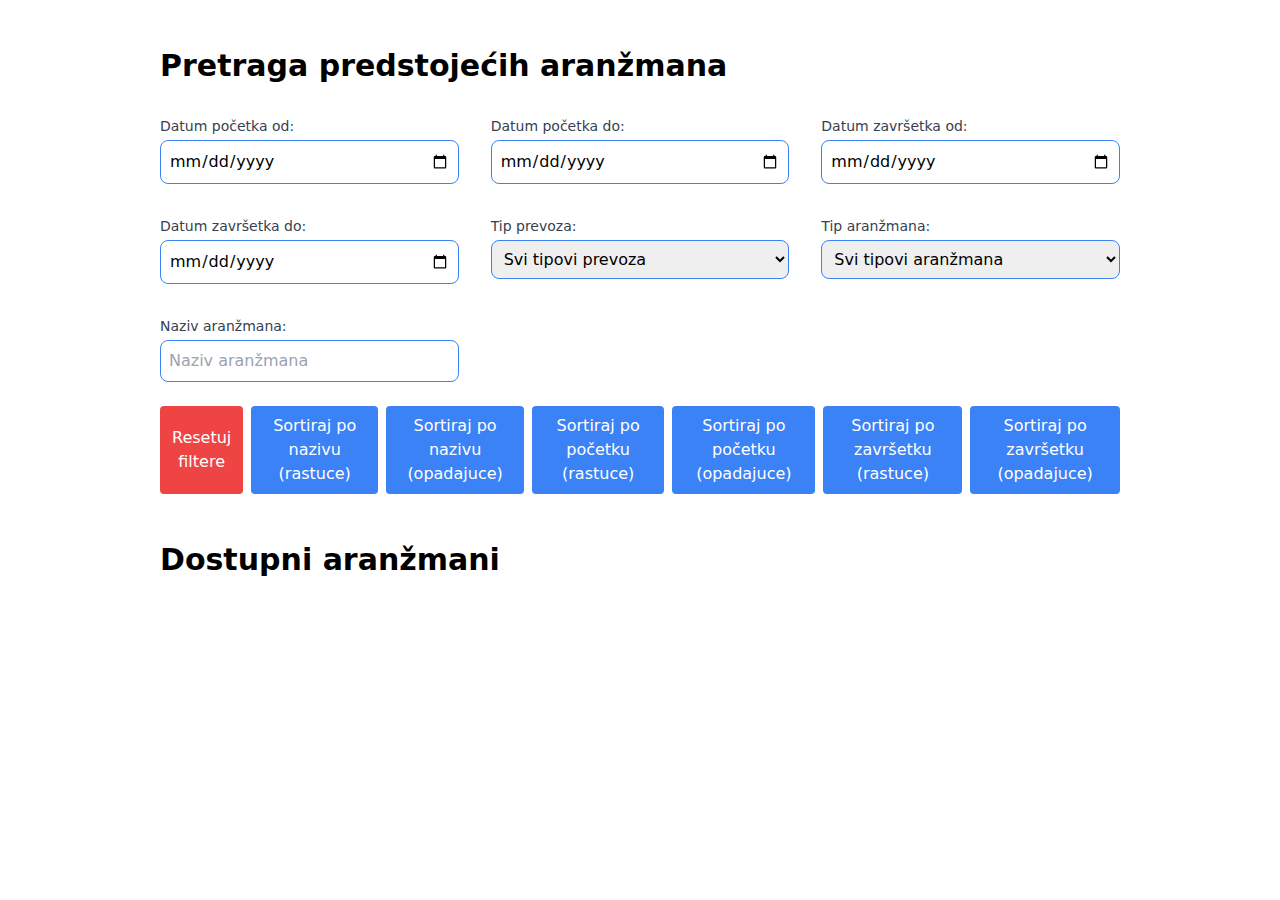
<file: web/Static/index.html>
﻿<!DOCTYPE html>
<html lang="sr">
<head>
    <meta charset="UTF-8" />
    <meta name="viewport" content="width=device-width, initial-scale=1.0" />
    <link href="../Content/tailwind.css" rel="stylesheet" />
    <script src="../Scripts/jquery-3.7.1.min.js"></script>
    <title>Turistički aranžmani | Početna</title>
</head>

<body class="mb-8">
    <div id="navigacioni-meni" class="w-full"></div>

    <div class="mt-12 mx-40">
        <h1 class="text-3xl pb-8 font-semibold">Pretraga predstojećih aranžmana</h1>

        <div class="grid grid-cols-1 gap-4 lg:grid-cols-3 lg:gap-8 mb-6">
            <!-- Filter polja ostaju ista -->
            <div>
                <label for="datumPocetkaOd" class="block text-sm font-medium text-gray-700 mb-1">Datum početka od:</label>
                <input type="date" id="datumPocetkaOd" class="p-2 border border-blue-500 outline-none rounded-lg w-full" />
            </div>
            <div>
                <label for="datumPocetkaDo" class="block text-sm font-medium text-gray-700 mb-1">Datum početka do:</label>
                <input type="date" id="datumPocetkaDo" class="p-2 border border-blue-500 outline-none rounded-lg w-full" />
            </div>
            <div>
                <label for="datumZavrsetkaOd" class="block text-sm font-medium text-gray-700 mb-1">Datum završetka od:</label>
                <input type="date" id="datumZavrsetkaOd" class="p-2 border border-blue-500 outline-none rounded-lg w-full" />
            </div>
            <div>
                <label for="datumZavrsetkaDo" class="block text-sm font-medium text-gray-700 mb-1">Datum završetka do:</label>
                <input type="date" id="datumZavrsetkaDo" class="p-2 border border-blue-500 outline-none rounded-lg w-full" />
            </div>
            <div>
                <label for="tipPrevoza" class="block text-sm font-medium text-gray-700 mb-1">Tip prevoza:</label>
                <select id="tipPrevoza" class="p-2 border border-blue-500 outline-none rounded-lg w-full">
                    <option value="">Svi tipovi prevoza</option>
                    <option value="Autobus">Autobus</option>
                    <option value="Avion">Avion</option>
                    <option value="Autobus+Avion">Autobus+Avion</option>
                    <option value="Individualan">Individualan</option>
                    <option value="Ostalo">Ostalo</option>
                </select>
            </div>
            <div>
                <label for="tipAranzmana" class="block text-sm font-medium text-gray-700 mb-1">Tip aranžmana:</label>
                <select id="tipAranzmana" class="p-2 border border-blue-500 outline-none rounded-lg w-full">
                    <option value="">Svi tipovi aranžmana</option>
                    <option value="NocenjeSDoručkom">Noćenje sa doručkom</option>
                    <option value="Polupansion">Polupansion</option>
                    <option value="PunPansion">Pun pansion</option>
                    <option value="AllInclusive">All inclusive</option>
                    <option value="NajamApartmana">Najam apartmana</option>
                </select>
            </div>
            <div>
                <label for="nazivAranzmana" class="block text-sm font-medium text-gray-700 mb-1">Naziv aranžmana:</label>
                <input type="text" id="nazivAranzmana" placeholder="Naziv aranžmana" class="p-2 border border-blue-500 outline-none rounded-lg w-full" />
            </div>
        </div>

        <div class="flex gap-2 mb-10">
            <button id="resetFilter" class="px-3 py-2 bg-red-500 text-white rounded hover:bg-red-600">Resetuj filtere</button>
            <button id="sortNazivRastuce" class="px-3 py-2 bg-blue-500 text-white rounded hover:bg-blue-600">Sortiraj po nazivu (rastuce)</button>
            <button id="sortNazivOpadajuce" class="px-3 py-2 bg-blue-500 text-white rounded hover:bg-blue-600">Sortiraj po nazivu (opadajuce)</button>
            <button id="sortDatumPocetkaRastuce" class="px-3 py-2 bg-blue-500 text-white rounded hover:bg-blue-600">Sortiraj po početku (rastuce)</button>
            <button id="sortDatumPocetkaOpadajuce" class="px-3 py-2 bg-blue-500 text-white rounded hover:bg-blue-600">Sortiraj po početku (opadajuce)</button>
            <button id="sortDatumZavrsetkaRastuce" class="px-3 py-2 bg-blue-500 text-white rounded hover:bg-blue-600">Sortiraj po završetku (rastuce)</button>
            <button id="sortDatumZavrsetkaOpadajuce" class="px-3 py-2 bg-blue-500 text-white rounded hover:bg-blue-600">Sortiraj po završetku (opadajuce)</button>
        </div>
    </div>

    <div class="mx-40 mt-12">
        <h1 class="text-3xl font-semibold mb-6">Dostupni aranžmani</h1>
        <div class="grid grid-cols-1 gap-4 lg:grid-cols-2 lg:gap-8" id="aranzmani-container"></div>
    </div>
</body>
</html>
</file>
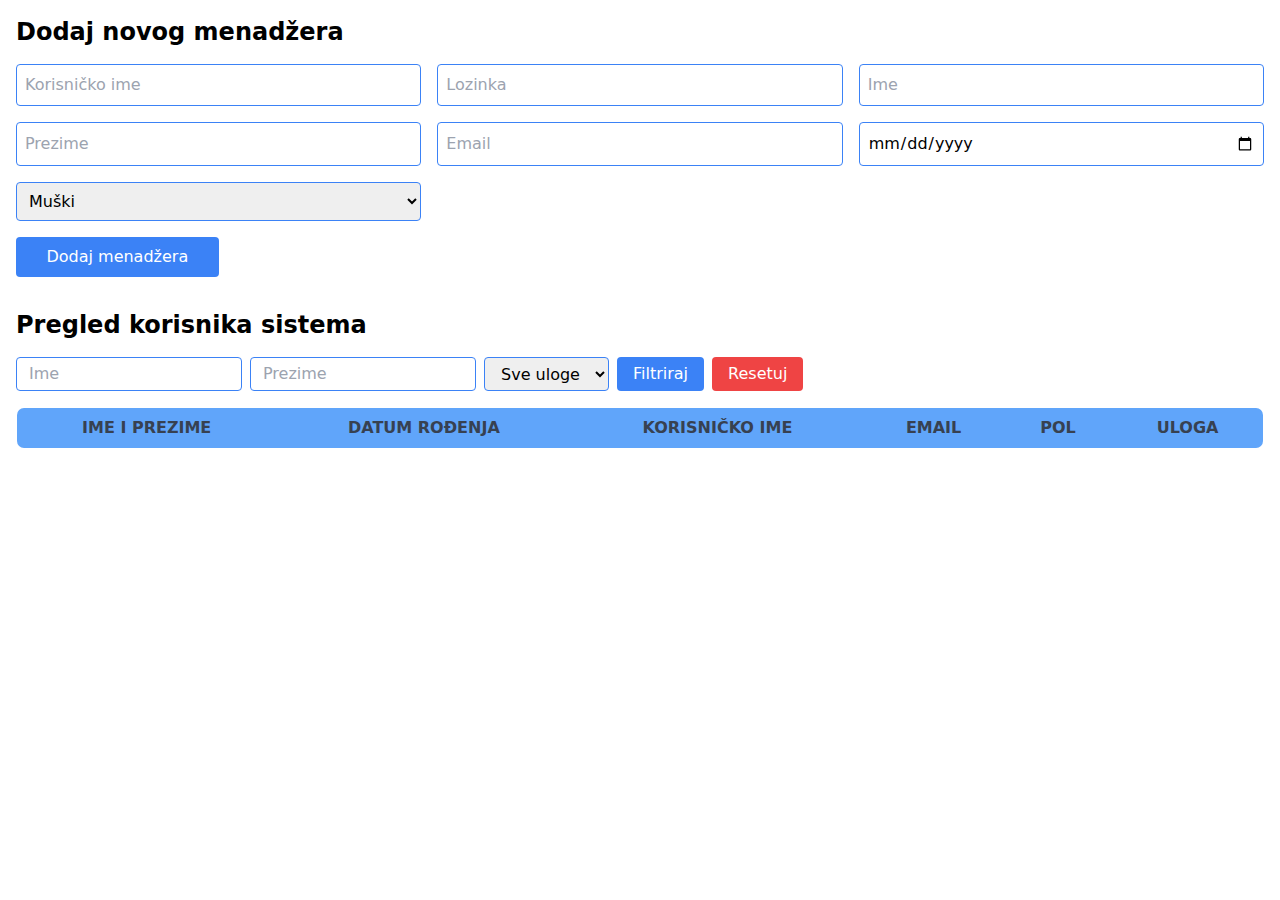
<file: web/Static/KorisniciTabela.html>
<!DOCTYPE html>
<html lang="sr">

<head>
    <meta charset="UTF-8">
    <meta name="viewport" content="width=device-width, initial-scale=1.0">
    <link href="../Content/tailwind.css" rel="stylesheet">
    <script src="../Scripts/jquery-3.7.1.min.js"></script>
    <title>Korisnici i Menadžeri</title>
    <script>
        $(document).ready(function () {

            // --- Funkcija za prikaz korisnika u tabeli ---
            function prikaziKorisnike(korisnici) {
                const tabelaTela = $('#tabelaKorisnika tbody');
                tabelaTela.empty();
                korisnici.forEach(korisnik => {
                    const red = $('<tr>');
                    red.html(`
                             <td>${korisnik.Ime} ${korisnik.Prezime}</td>
                             <td>${korisnik.DatumRodjenja}</td>
                             <td>${korisnik.KorisnickoIme}</td>
                             <td>${korisnik.Email}</td>
                             <td>${korisnik.Pol}</td>
                             <td>${korisnik.TipKorisnika}</td>
                         `);
                    tabelaTela.append(red);
                });
            }

            // --- Dohvati sve korisnike ---
            function dobaviSveKorisnike() {
                $.ajax({
                    url: 'http://localhost:51858/api/korisnici/svi',
                    method: 'GET',
                    success: function (odgovor) {
                        if (odgovor && odgovor.data) {
                            prikaziKorisnike(odgovor.data);
                        }
                    },
                    error: function () {
                        alert('Greška pri dohvaćanju korisnika!');
                    }
                });
            }
            dobaviSveKorisnike();

            // --- Filter po imenu, prezimenu i ulozi ---
            $('#dugmeFiltriranje').on('click', function () {
                const imeFilter = $('#pretragaImena').val().trim().toLowerCase();
                const prezimeFilter = $('#pretragaPrezimena').val().trim().toLowerCase();
                const ulogaFilter = $('#filterUloga').val();
                $('#tabelaKorisnika tbody tr').each(function () {
                    const ime = $(this).find('td:nth-child(1)').text().split(' ')[0].toLowerCase();
                    const prezime = $(this).find('td:nth-child(1)').text().split(' ')[1]?.toLowerCase() || '';
                    const uloga = $(this).find('td:nth-child(6)').text();
                    const prikazi = (!imeFilter || ime.includes(imeFilter)) &&
                        (!prezimeFilter || prezime.includes(prezimeFilter)) &&
                        (!ulogaFilter || uloga === ulogaFilter);
                    $(this).toggle(prikazi);
                });
            });

            $('#dugmeResetovanje').on('click', function () {
                $('#pretragaImena, #pretragaPrezimena, #filterUloga').val('');
                $('#tabelaKorisnika tbody tr').show();
            });

            // --- Registracija novog menadžera ---
            $('#dodajMenadzeraForm').submit(function (event) {
                event.preventDefault();
                const podaci = {
                    KorisnickoIme: $('#username').val(),
                    Lozinka: $('#password').val(),
                    Ime: $('#ime').val(),
                    Prezime: $('#prezime').val(),
                    Email: $('#email').val(),
                    DatumRodjenja: $('#datumRodjenja').val(),
                    Pol: $('#pol').val()
                };
                $.ajax({
                    url: 'http://localhost:51858/api/identity/dodajmenadzera',
                    type: 'POST',
                    contentType: 'application/json',
                    data: JSON.stringify(podaci),
                    success: function () {
                        alert('Menadžer je uspešno dodat!');
                        dobaviSveKorisnike();
                        $('#dodajMenadzeraForm')[0].reset();
                        $('#greska').text('');
                    },
                    error: function () {
                        $('#greska').text('Greška! Proverite podatke.');
                    }
                });
            });

        });
    </script>
</head>

<body class="p-4">

    <h1 class="text-2xl font-bold mb-4">Dodaj novog menadžera</h1>

    <!-- FORMA ZA DODAVANJE MENADŽERA (3 inputa po redu) -->
    <form id="dodajMenadzeraForm" class="grid grid-cols-1 md:grid-cols-3 gap-4 mb-8">
        <input type="text" id="username" placeholder="Korisničko ime"
               class="w-full border border-blue-500 p-2 rounded focus:outline-none focus:border-blue-600">
        <input type="password" id="password" placeholder="Lozinka"
               class="w-full border border-blue-500 p-2 rounded focus:outline-none focus:border-blue-600">
        <input type="text" id="ime" placeholder="Ime"
               class="w-full border border-blue-500 p-2 rounded focus:outline-none focus:border-blue-600">
        <input type="text" id="prezime" placeholder="Prezime"
               class="w-full border border-blue-500 p-2 rounded focus:outline-none focus:border-blue-600">
        <input type="email" id="email" placeholder="Email"
               class="w-full border border-blue-500 p-2 rounded focus:outline-none focus:border-blue-600">
        <input type="date" id="datumRodjenja"
               class="w-full border border-blue-500 p-2 rounded focus:outline-none focus:border-blue-600">
        <select id="pol"
                class="w-full border border-blue-500 p-2 rounded focus:outline-none focus:border-blue-600">
            <option value="Muski">Muški</option>
            <option value="Zenski">Ženski</option>
            <option value="Drugo">Drugo</option>
        </select>
        <div class="col-span-2 text-red-500" id="greska"></div>
        <button type="submit" class="bg-blue-500 w-1/2 text-white px-4 py-2 rounded hover:bg-blue-600">
            Dodaj menadžera
        </button>
    </form>

    <h1 class="text-2xl font-bold mb-4">Pregled korisnika sistema</h1>

    <!-- FILTER -->
    <div class="flex gap-2 mb-4">
        <input type="text" id="pretragaImena" placeholder="Ime"
               class="border border-blue-500 rounded px-3 py-1 focus:outline-none focus:border-blue-600">
        <input type="text" id="pretragaPrezimena" placeholder="Prezime"
               class="border border-blue-500 rounded px-3 py-1 focus:outline-none focus:border-blue-600">
        <select id="filterUloga"
                class="border border-blue-500 rounded px-3 py-1 focus:outline-none focus:border-blue-600">
            <option value="">Sve uloge</option>
            <option value="MENADZER">Menadžer</option>
            <option value="ADMIN">Admin</option>
            <option value="TURISTA">Turista</option>
        </select>
        <button id="dugmeFiltriranje"
                class="bg-blue-500 text-white px-4 py-1 rounded hover:bg-blue-600">
            Filtriraj
        </button>
        <input type="reset" id="dugmeResetovanje"
               class="bg-red-500 text-white px-4 py-1 rounded hover:bg-red-600" value="Resetuj">
    </div>

    <!-- TABELA KORISNIKA -->
    <table id="tabelaKorisnika" class="w-full text-center border rounded-lg overflow-hidden">
        <thead class="bg-blue-400 text-gray-700 uppercase">
            <tr>
                <th class="px-4 py-2">Ime i prezime</th>
                <th class="px-4 py-2">Datum rođenja</th>
                <th class="px-4 py-2">Korisničko ime</th>
                <th class="px-4 py-2">Email</th>
                <th class="px-4 py-2">Pol</th>
                <th class="px-4 py-2">Uloga</th>
            </tr>
        </thead>
        <tbody>
            <!-- Dinamički podaci -->
        </tbody>
    </table>

</body>

</html>
</file>
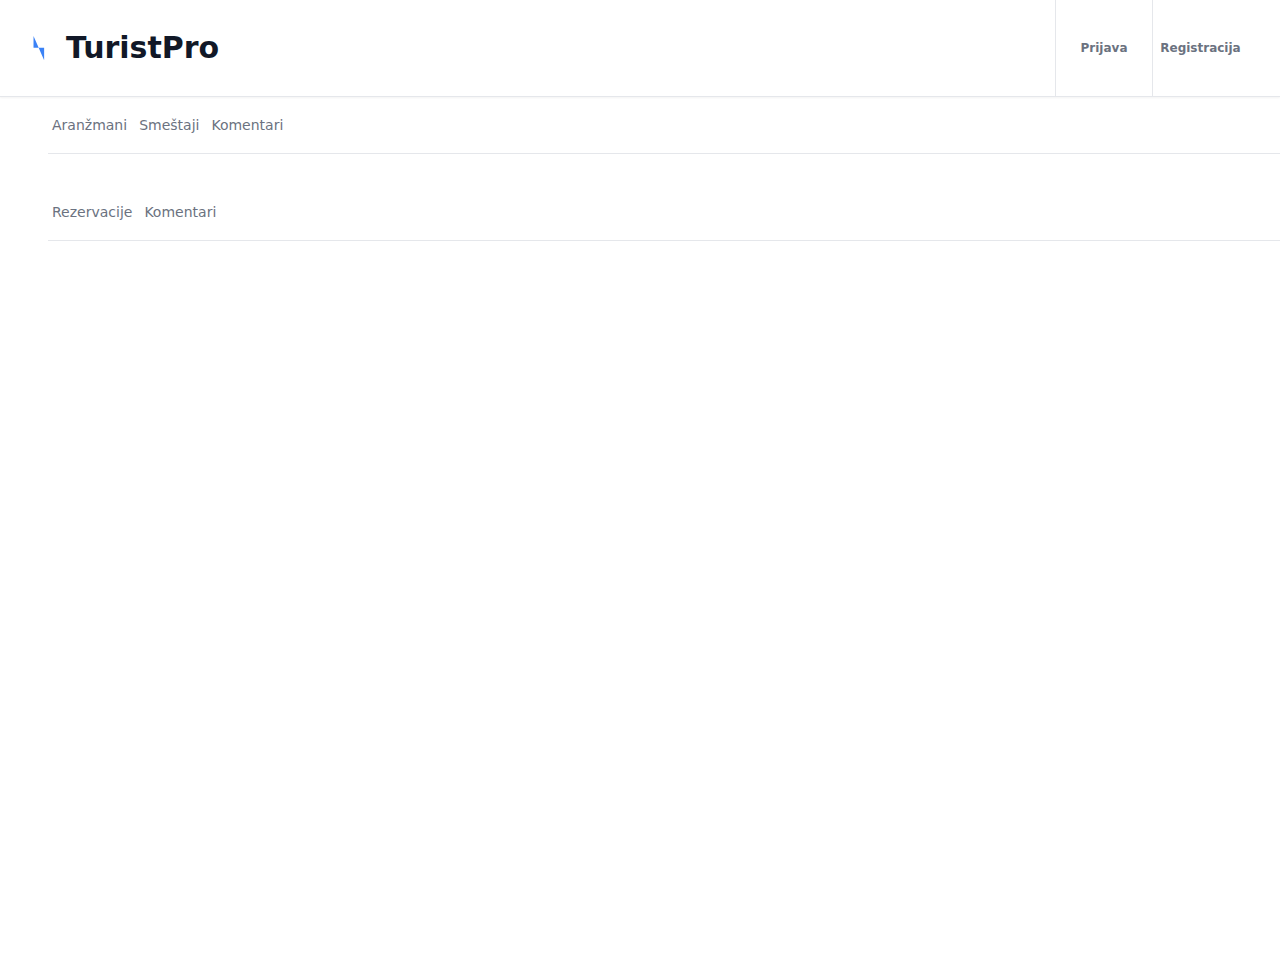
<file: web/Static/Menadzment.html>
<!DOCTYPE html>
<html lang="sr">

<head>
    <meta charset="UTF-8">
    <meta name="viewport" content="width=device-width, initial-scale=1.0">
    <link href="../Content/tailwind.css" rel="stylesheet">
    <script src="../Scripts/jquery-3.7.1.min.js"></script>
    <title>Menadžment</title>
    <script>
        $(document).ready(function () {
            $('#navigation-menu').load('NavigacioniMeni.html', function (response, status, xhr) { });

            // JQuery kod za promenu tabova
            $('button[role="tab"]').on('click', function () {
                const tabId = $(this).data('hs-tab');
                $('button[role="tab"]').removeClass('hs-tab-active:font-semibold hs-tab-active:border-blue-600 hs-tab-active:text-blue-600 active');
                $('div[role="tabpanel"]').addClass('hidden');
                $(this).addClass('hs-tab-active:font-semibold hs-tab-active:border-blue-600 hs-tab-active:text-blue-600 active');
                $(tabId).removeClass('hidden');
            });
        });

        // Izvršavanje koda nakon što se dokument učita
        $(document).ready(function () {
            $.ajax({
                url: 'http://localhost:51858/api/identity/sesija',
                type: 'GET',
                success: function (response) {
                    if (response && response.data) {

                        var uloga = response.data.TipKorisnika;
                        if (uloga === "ADMIN") {
                            $('#tabs-with-icons-item-1').click();

                            $('#admin-meni').show();
                            $('#korisnik-meni').hide();
                            $('#menadzer-meni').hide();

                            $('#tabela-korisnika').load('KorisniciTabela.html', function (response, status, xhr) { });
                        }
                        else if (uloga === "MENADZER") {
                            $('#tabs-with-icons-item-2').click();

                            $('#admin-meni').hide();
                            $('#korisnik-meni').hide();
                            $('#menadzer-meni').show();

                            $('#tabela-aranzmani-menadzer').load('AranzmaniMenadzerTabela.html', function (response, status, xhr) { });
                            $('#tabela-smestaji').load('SmestajiTabela.html', function (response, status, xhr) { });
                            $('#tabela-komentari-menadzer').load('KomentariMenadzerTabela.html', function (response, status, xhr) { });
                        }
                        else {
                            $('#tabs-with-icons-item-6').click();

                            $('#admin-meni').hide();
                            $('#korisnik-meni').show();
                            $('#menadzer-meni').hide();

                            $('#tabela-rezervacije-turista').load('RezervacijeTuristaTabela.html', function (response, status, xhr) { });
                            $('#tabela-komentari-turista').load('KomentariTuristaTabela.html', function (response, status, xhr) { });
                        }
                    }
                    else {
                        window.location.href = "index.html";
                    }
                }
            });
        });
    </script>
</head>

<body>
    <div id="navigation-menu" class="w-full -mb-8"></div>
    <section class="min-h-screen pt-12 pl-12">

        <!-- ADMIN MENI -->
        <div id="admin-meni" class="-mt-20">
            <div>
                <nav class="flex space-x-1" aria-label="Tabs" role="tablist">
                    <button type="button"
                            class="hs-tab-active:font-semibold hs-tab-active:border-blue-600 hs-tab-active:text-blue-600 py-4 px-1 inline-flex items-center gap-x-2 border-b-2 border-transparent text-sm whitespace-nowrap text-gray-500 hover:text-blue-600 focus:outline-none focus:text-blue-600 disabled:opacity-50 disabled:pointer-events-none active"
                            id="tabs-with-icons-item-1" data-hs-tab="#tabs-with-icons-1" aria-controls="tabs-with-icons-1"
                            role="tab">
                    </button>
                </nav>
            </div>

            <div class="mx-4">
                <div class="mt-16 mr-4" id="tabs-with-icons-1" role="tabpanel" aria-labelledby="tabs-with-icons-item-1">
                    <div id="tabela-korisnika" class="w-full -mb-8"></div>
                </div>
            </div>
        </div>

        <!-- MENADZER MENI -->
        <div id="menadzer-meni">
            <div class="border-b border-gray-200">
                <nav class="flex space-x-1" aria-label="Tabs" role="tablist">
                    <button type="button"
                            class="hs-tab-active:font-semibold hs-tab-active:border-blue-600 hs-tab-active:text-blue-600 py-4 px-1 inline-flex items-center gap-x-2 border-b-2 border-transparent text-sm whitespace-nowrap text-gray-500 hover:text-blue-600 focus:outline-none focus:text-blue-600 disabled:opacity-50 disabled:pointer-events-none active"
                            id="tabs-with-icons-item-2" data-hs-tab="#tabs-with-icons-2" aria-controls="tabs-with-icons-2"
                            role="tab">
                        Aranžmani
                    </button>
                    <button type="button"
                            class="hs-tab-active:font-semibold hs-tab-active:border-blue-600 hs-tab-active:text-blue-600 py-4 px-1 inline-flex items-center gap-x-2 border-b-2 border-transparent text-sm whitespace-nowrap text-gray-500 hover:text-blue-600 focus:outline-none focus:text-blue-600 disabled:opacity-50 disabled:pointer-events-none"
                            id="tabs-with-icons-item-3" data-hs-tab="#tabs-with-icons-3" aria-controls="tabs-with-icons-3"
                            role="tab">
                        Smeštaji
                    </button>
                    <button type="button"
                            class="hs-tab-active:font-semibold hs-tab-active:border-blue-600 hs-tab-active:text-blue-600 py-4 px-1 inline-flex items-center gap-x-2 border-b-2 border-transparent text-sm whitespace-nowrap text-gray-500 hover:text-blue-600 focus:outline-none focus:text-blue-600 disabled:opacity-50 disabled:pointer-events-none"
                            id="tabs-with-icons-item-8" data-hs-tab="#tabs-with-icons-8" aria-controls="tabs-with-icons-8"
                            role="tab">
                        Komentari
                    </button>
                </nav>
            </div>

            <div class="mx-4">
                <div class="mt-16 mr-4" id="tabs-with-icons-2" role="tabpanel" aria-labelledby="tabs-with-icons-item-2">
                    <div id="tabela-aranzmani-menadzer" class="w-full -mb-8"></div>
                </div>
                <div class="mt-16 mr-4" id="tabs-with-icons-3" class="hidden" role="tabpanel"
                     aria-labelledby="tabs-with-icons-item-3">
                    <div id="tabela-smestaji" class="w-full -mb-8"></div>
                </div>

                <div class="mt-16 mr-4" id="tabs-with-icons-8" class="hidden" role="tabpanel"
                     aria-labelledby="tabs-with-icons-item-8">
                    <div id="tabela-komentari-menadzer" class="w-full -mb-8"></div>
                </div>
            </div>
        </div>

        <!-- TURISTA MENI -->
        <div id="korisnik-meni">
            <div class="border-b border-gray-200">
                <nav class="flex space-x-1" aria-label="Tabs" role="tablist">
                    <button type="button"
                            class="hs-tab-active:font-semibold hs-tab-active:border-blue-600 hs-tab-active:text-blue-600 py-4 px-1 inline-flex items-center gap-x-2 border-b-2 border-transparent text-sm whitespace-nowrap text-gray-500 hover:text-blue-600 focus:outline-none focus:text-blue-600 disabled:opacity-50 disabled:pointer-events-none"
                            id="tabs-with-icons-item-6" data-hs-tab="#tabs-with-icons-6" aria-controls="tabs-with-icons-6"
                            role="tab">
                        Rezervacije
                    </button>
                    <button type="button"
                            class="hs-tab-active:font-semibold hs-tab-active:border-blue-600 hs-tab-active:text-blue-600 py-4 px-1 inline-flex items-center gap-x-2 border-b-2 border-transparent text-sm whitespace-nowrap text-gray-500 hover:text-blue-600 focus:outline-none focus:text-blue-600 disabled:opacity-50 disabled:pointer-events-none"
                            id="tabs-with-icons-item-7" data-hs-tab="#tabs-with-icons-7" aria-controls="tabs-with-icons-7"
                            role="tab">
                        Komentari
                    </button>
                </nav>
            </div>
            <div class="mx-4">
                <div class="mt-16 mr-4" id="tabs-with-icons-6" class="hidden" role="tabpanel"
                     aria-labelledby="tabs-with-icons-item-6">
                    <div id="tabela-rezervacije-turista" class="w-full -mb-8"></div>
                </div>
                <div class="mt-16 mr-4" id="tabs-with-icons-7" class="hidden" role="tabpanel"
                     aria-labelledby="tabs-with-icons-item-7">
                    <div id="tabela-komentari-turista" class="w-full -mb-8"></div>
                </div>
            </div>
        </div>
    </section>

</body>

</html>
</file>
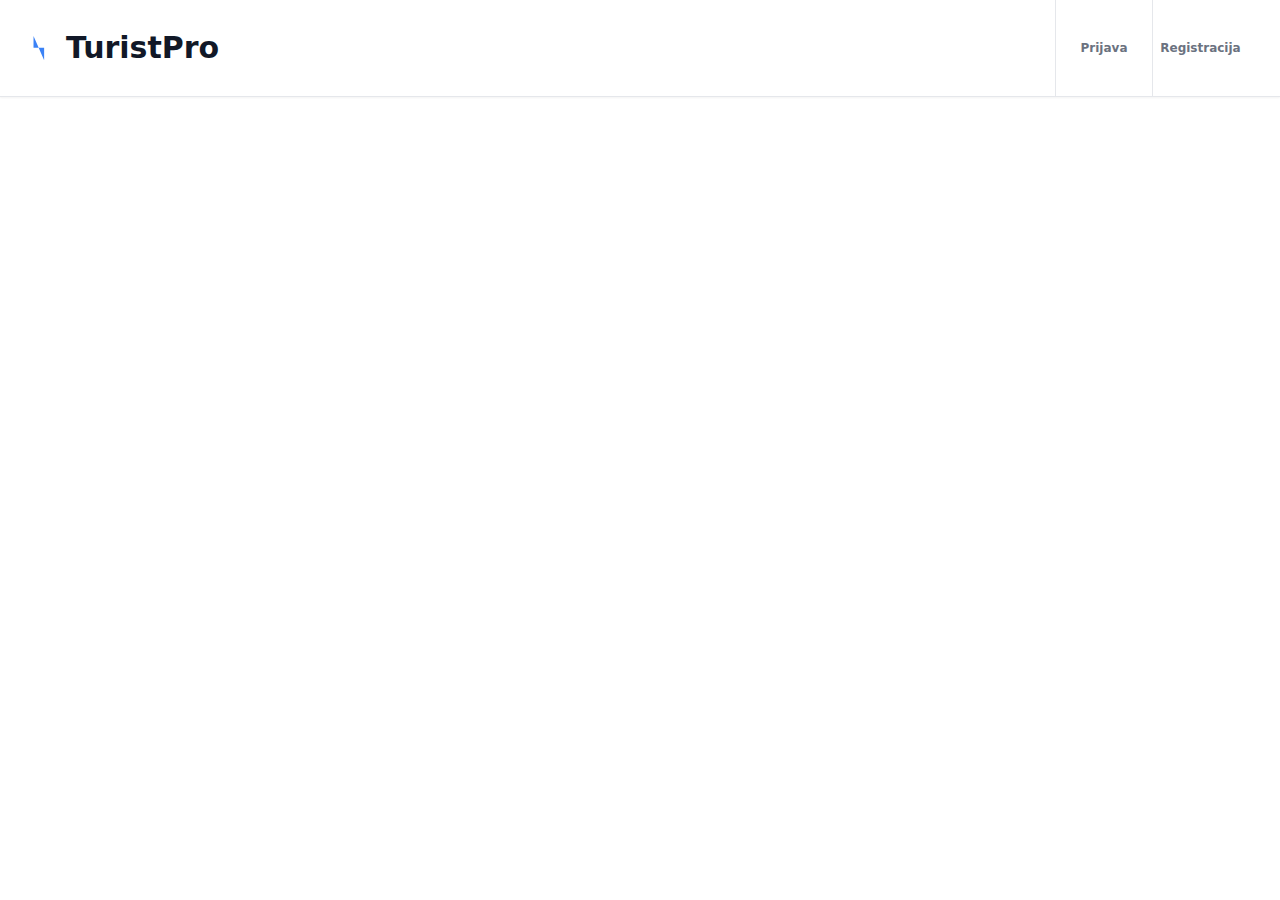
<file: web/Static/NavigacioniMeni.html>
﻿<!DOCTYPE html>
<html lang="sr">

<head>
    <meta charset="UTF-8" />
    <meta name="viewport" content="width=device-width, initial-scale=1.0" />
    <link href="../Content/tailwind.css" rel="stylesheet" />
    <script src="../Scripts/jquery-3.7.1.min.js"></script>
    <title>Navigacioni meni</title>
    <script>
        $(document).ready(function () {
            $.ajax({
                url: "http://localhost:51858/api/identity/sesija",
                type: "GET",
                success: function (response) {
                    if (response && response.data) {
                        $("#ulogovanMeni").show();
                        $("#neulogovanMeni").hide();
                    } else {
                        $("#ulogovanMeni").hide();
                        $("#neulogovanMeni").show();
                    }
                },
                error: function () {
                    $("#ulogovanMeni").hide();
                    $("#neulogovanMeni").show();
                },
            });
        });
    </script>
</head>

<body>
    <header class="border-b bg-white shadow-sm">
        <div class="mx-auto flex max-w-screen-3xl items-center justify-between px-4 md:px-8">
            <!-- Logo -->
            <a href="/"
               class="inline-flex items-center gap-2.5 text-2xl font-bold text-gray-900 md:text-3xl hover:text-blue-600 transition"
               aria-label="logo">
                <svg width="95" height="94" viewBox="0 0 95 94" class="h-auto w-6 text-blue-500" fill="currentColor"
                     xmlns="http://www.w3.org/2000/svg">
                    <path d="M6 0V47L48 47L48 96Z" />
                </svg>
                TuristPro
            </a>

            <!-- Ulogovan -->
            <div class="flex divide-x border-l" id="ulogovanMeni" style="display: none;">
                <a href="/Static/Profil.html"
                   class="flex h-14 w-14 flex-col items-center justify-center gap-1.5 transition hover:bg-gray-100 sm:h-20 sm:w-20 md:h-24 md:w-24">
                    <span class="hidden text-xs font-semibold text-gray-500 sm:block">Profil</span>
                </a>

                <a href="/Static/Menadzment.html" target="_parent"
                   class="flex h-14 w-14 flex-col items-center justify-center gap-1.5 transition hover:bg-gray-100 sm:h-20 sm:w-20 md:h-24 md:w-24">

                    <span class="hidden text-xs font-semibold text-gray-500 sm:block">Menadžment</span>
                </a>

                <a href="/Static/Odjava.html" target="_parent"
                   class="flex h-14 w-14 flex-col items-center justify-center gap-1.5 transition hover:bg-gray-100 sm:h-20 sm:w-20 md:h-24 md:w-24">

                    <span class="hidden text-xs font-semibold text-gray-500 sm:block">Odjava</span>
                </a>
            </div>

            <!-- Neulogovan -->
            <div class="flex divide-x border-l" id="neulogovanMeni" style="display: none;">
                <a href="/Static/Prijava.html" target="_parent"
                   class="flex h-14 w-14 flex-col items-center justify-center gap-1.5 transition hover:bg-gray-100 sm:h-20 sm:w-20 md:h-24 md:w-24">

                    <span class="hidden text-xs font-semibold text-gray-500 sm:block">Prijava</span>
                </a>

                <a href="/Static/Registracija.html" target="_parent"
                   class="flex h-14 w-14 flex-col items-center justify-center gap-1.5 transition hover:bg-gray-100 sm:h-20 sm:w-20 md:h-24 md:w-24">

                    <span class="hidden text-xs font-semibold text-gray-500 sm:block">Registracija</span>
                </a>
            </div>
        </div>
    </header>
</body>

</html>
</file>
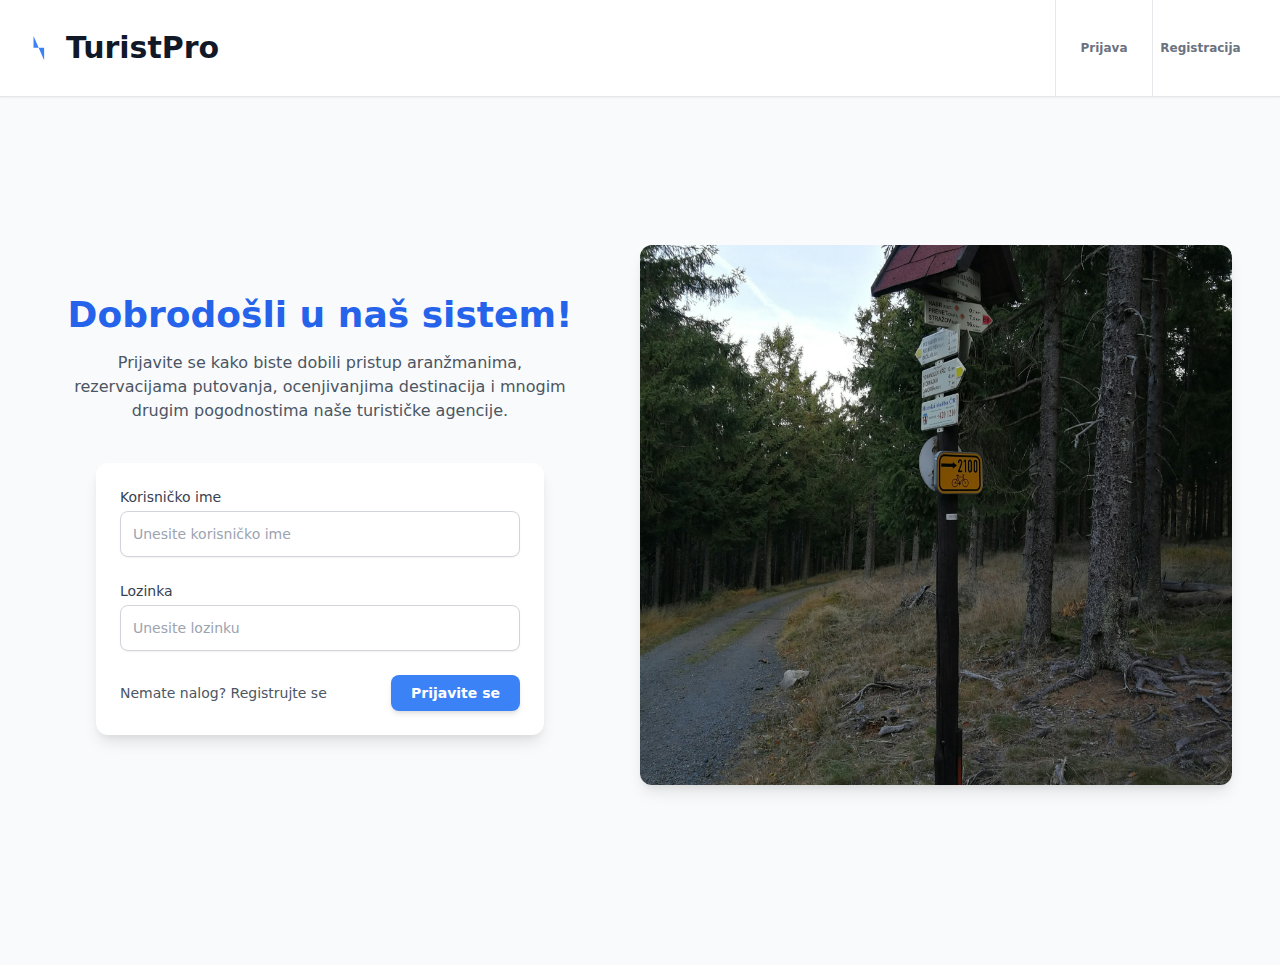
<file: web/Static/Prijava.html>
﻿<!DOCTYPE html>
<html lang="sr">

<head>
    <meta charset="UTF-8">
    <meta name="viewport" content="width=device-width, initial-scale=1.0">
    <link href="../Content/tailwind.css" rel="stylesheet">
    <script src="../Scripts/jquery-3.7.1.min.js"></script>
    <title>Prijava - Turistička agencija</title>
    <script>
        // Proveri da li je vec prijavljen korisnik
        $.ajax({
            url: 'http://localhost:51858/api/identity/sesija',
            type: 'GET',
            success: function (response) {
                if (response && response.data) {
                    window.location.href = "Profil.html";
                }
            }
        });

        $(document).ready(function () {
            $('#navigation-menu').load('NavigacioniMeni.html', function (response, status, xhr) {
                if (status === 'error') {
                    console.error('Greška pri učitavanju menija:', xhr.status, xhr.statusText);
                }
            });

            $('#loginForm').submit(function (event) {
                event.preventDefault();

                var korisnickoIme = $('#username').val();
                var lozinka = $('#password').val();

                $.ajax({
                    url: 'http://localhost:51858/api/identity/prijava',
                    type: 'POST',
                    contentType: 'application/json',
                    data: JSON.stringify({ KorisnickoIme: korisnickoIme, Lozinka: lozinka }),
                    success: function (response) {
                        window.location.href = 'Profil.html';
                    },
                    error: function () {
                        $('#greska').text("Proverite unete podatke!");
                    }
                });
            });
        });
    </script>
</head>

<body class="bg-gray-50">
    <div id="navigation-menu" class="w-full -mb-8"></div>
    <section class="relative flex flex-wrap h-screen lg:items-center">
        <div class="w-full px-6 py-12 sm:px-8 sm:py-16 lg:w-1/2 lg:px-12 lg:py-20">
            <div class="mx-auto max-w-lg text-center">
                <h1 class="text-3xl font-extrabold text-blue-600 sm:text-4xl">Dobrodošli u naš sistem!</h1>

                <p class="mt-4 text-gray-600">
                    Prijavite se kako biste dobili pristup aranžmanima, rezervacijama putovanja,
                    ocenjivanjima destinacija i mnogim drugim pogodnostima naše turističke agencije.
                </p>
            </div>

            <form id="loginForm" class="mx-auto mb-0 mt-10 max-w-md space-y-6 bg-white rounded-xl shadow-lg p-6">
                <div>
                    <label for="username" class="block text-sm font-medium text-gray-700 mb-1">Korisničko ime</label>
                    <input type="text" id="username"
                           class="w-full rounded-lg border-gray-300 p-3 text-sm shadow-sm border focus:border-blue-600 outline-none"
                           placeholder="Unesite korisničko ime" />
                </div>

                <div>
                    <label for="password" class="block text-sm font-medium text-gray-700 mb-1">Lozinka</label>
                    <input type="password" id="password"
                           class="w-full rounded-lg border-gray-300 p-3 text-sm shadow-sm border focus:border-blue-600 outline-none"
                           placeholder="Unesite lozinku" />
                </div>

                <p class="text-red-500 text-center" id="greska"></p>

                <div class="flex items-center justify-between">
                    <p class="text-sm text-gray-600">
                        Nemate nalog?
                        <a class="hover:text-blue-600 font-medium" href="Registracija.html">Registrujte se</a>
                    </p>

                    <button type="submit"
                            class="inline-block rounded-lg bg-blue-500 px-5 py-2 text-sm font-semibold text-white shadow-md hover:bg-blue-600 transition">
                        Prijavite se
                    </button>
                </div>
            </form>
        </div>

        <div class="relative hidden lg:block lg:w-1/2 h-3/5 pr-12">
            <img alt="Turistička agencija" src="images/login.jpg"
                 class="relative rounded-xl inset-0 h-full w-full object-cover shadow-lg" />
        </div>
    </section>
</body>

</html>
</file>
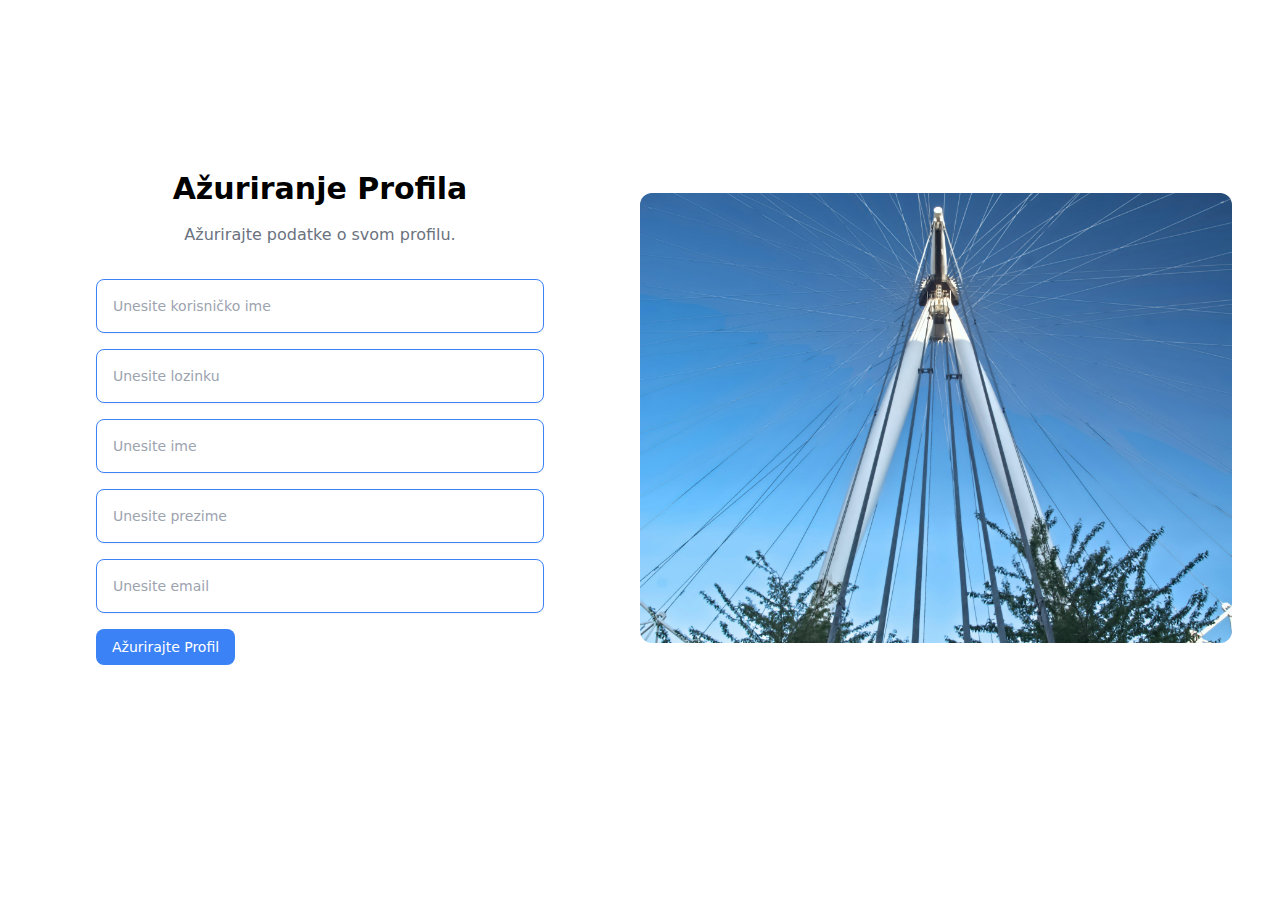
<file: web/Static/Profil.html>
<!DOCTYPE html>
<html lang="sr">

<head>
    <meta charset="UTF-8">
    <meta name="viewport" content="width=device-width, initial-scale=1.0">
    <link href="../Content/tailwind.css" rel="stylesheet">
    <script src="../Scripts/jquery-3.7.1.min.js"></script>
    <title>Profil</title>
    
</head>

<body>
    <div id="navigation-menu" class="w-full -mb-8"></div>
    <section class="relative flex flex-wrap lg:h-screen lg:items-center">
        <div class="w-full px-4 py-12 sm:px-6 sm:py-16 lg:w-1/2 lg:px-8 lg:py-24">
            <div class="mx-auto max-w-lg text-center">
                <h1 class="text-2xl font-bold sm:text-3xl">Ažuriranje Profila</h1>

                <p class="mt-4 text-gray-500">
                    Ažurirajte podatke o svom profilu.
                </p>
            </div>

            <form id="profileForm" class="mx-auto mb-0 mt-8 max-w-md space-y-4">
                <div>
                    <div class="relative">
                        <input type="text" id="username"
                            class="w-full rounded-lg border-gray-200 p-4 pe-12 text-sm shadow-sm border border-blue-500 focus:border-blue-600 outline-none"
                            placeholder="Unesite korisničko ime" />
                    </div>
                </div>

                <div>
                    <div class="relative">
                        <input type="password" id="password" autocomplete="new-password"
                            class="w-full rounded-lg border-gray-200 p-4 pe-12 text-sm shadow-sm border border-blue-500 focus:border-blue-600 outline-none"
                            placeholder="Unesite lozinku" />
                    </div>
                </div>

                <div>
                    <div class="relative">
                        <input type="text" id="ime"
                            class="w-full rounded-lg border-gray-200 p-4 pe-12 text-sm shadow-sm border border-blue-500 focus:border-blue-600 outline-none"
                            placeholder="Unesite ime" />
                    </div>
                </div>

                <div>
                    <div class="relative">
                        <input type="text" id="prezime"
                            class="w-full rounded-lg border-gray-200 p-4 pe-12 text-sm shadow-sm border border-blue-500 focus:border-blue-600 outline-none"
                            placeholder="Unesite prezime" />
                    </div>
                </div>

                <div>
                    <div class="relative">
                        <input type="email" id="email"
                            class="w-full rounded-lg border-gray-200 p-4 pe-12 text-sm shadow-sm border border-blue-500 focus:border-blue-600 outline-none"
                            placeholder="Unesite email" />
                    </div>
                </div>

                <p class="text-red-500" id="greska"></p>
                <p class="text-green-500" id="success"></p>

                <div class="flex items-center justify-between">
                    <button type="submit"
                        class="inline-block rounded-lg bg-blue-500 px-4 py-2 text-sm font-medium text-white hover:bg-blue-600">
                        Ažurirajte Profil
                    </button>
                </div>
            </form>
        </div>

        <div class="relative h-1/2 rounded-xl w-1/2 pr-12">
            <img alt="" src="images/profile.jpg" class="relative rounded-xl inset-0 h-full w-full object-cover" />
        </div>
    </section>
</body>

</html>
</file>
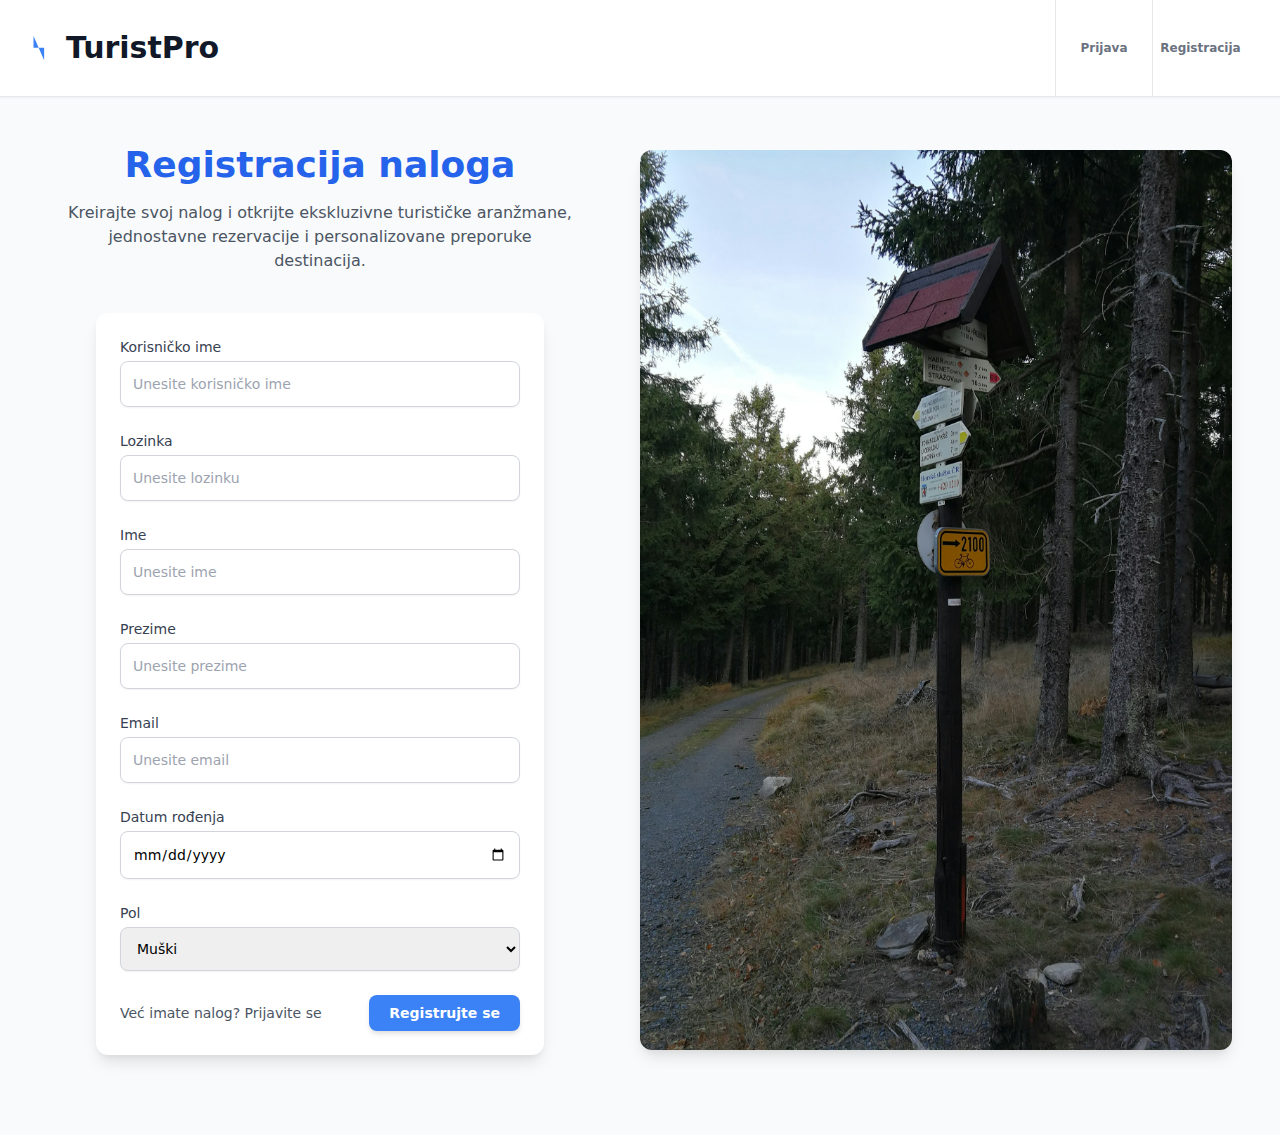
<file: web/Static/Registracija.html>
﻿<!DOCTYPE html>
<html lang="sr">

<head>
    <meta charset="UTF-8">
    <meta name="viewport" content="width=device-width, initial-scale=1.0">
    <link href="../Content/tailwind.css" rel="stylesheet">
    <script src="../Scripts/jquery-3.7.1.min.js"></script>
    <title>Registracija - Turistička agencija</title>
    <script>
        // Proveri da li je vec prijavljen korisnik
        $.ajax({
            url: 'http://localhost:51858/api/identity/sesija',
            type: 'GET',
            success: function (response) {
                if (response && response.data) {
                    window.location.href = "Profil.html";
                }
            }
        });

        $(document).ready(function () {
            $('#navigation-menu').load('NavigacioniMeni.html', function (response, status, xhr) {
                if (status === 'error') {
                    console.error('Greška pri učitavanju menija:', xhr.status, xhr.statusText);
                }
            });

            $('#registrationForm').submit(function (event) {
                event.preventDefault();

                var korisnickoIme = $('#username').val();
                var lozinka = $('#password').val();
                var ime = $('#ime').val();
                var prezime = $('#prezime').val();
                var email = $('#email').val();
                var datumRodjenja = $('#datumRodjenja').val();
                var pol = $('#pol').val();

                $.ajax({
                    url: 'http://localhost:51858/api/identity/registracija',
                    type: 'POST',
                    contentType: 'application/json',
                    data: JSON.stringify({
                        KorisnickoIme: korisnickoIme,
                        Lozinka: lozinka,
                        Ime: ime,
                        Prezime: prezime,
                        Email: email,
                        DatumRodjenja: datumRodjenja,
                        Pol: pol
                    }),
                    success: function () {
                        window.location.href = "Profil.html";
                    },
                    error: function () {
                        $('#greska').text("Proverite unete podatke!");
                    }
                });
            });
        });
    </script>
</head>

<body class="bg-gray-50">
    <div id="navigation-menu" class="w-full -mb-8"></div>
    <section class="relative flex flex-wrap lg:h-screen lg:items-center">
        <div class="w-full px-6 py-12 sm:px-8 sm:py-16 lg:w-1/2 lg:px-12 lg:py-20">
            <div class="mx-auto max-w-lg text-center">
                <h1 class="text-3xl font-extrabold text-blue-600 sm:text-4xl">Registracija naloga</h1>

                <p class="mt-4 text-gray-600">
                    Kreirajte svoj nalog i otkrijte ekskluzivne turističke aranžmane,
                    jednostavne rezervacije i personalizovane preporuke destinacija.
                </p>
            </div>

            <form id="registrationForm" class="mx-auto mb-0 mt-10 max-w-md space-y-6 bg-white rounded-xl shadow-lg p-6">
                <div>
                    <label for="username" class="block text-sm font-medium text-gray-700 mb-1">Korisničko ime</label>
                    <input type="text" id="username"
                           class="w-full rounded-lg border-gray-300 p-3 text-sm shadow-sm border focus:border-blue-600 outline-none"
                           placeholder="Unesite korisničko ime" />
                </div>

                <div>
                    <label for="password" class="block text-sm font-medium text-gray-700 mb-1">Lozinka</label>
                    <input type="password" id="password"
                           class="w-full rounded-lg border-gray-300 p-3 text-sm shadow-sm border focus:border-blue-600 outline-none"
                           placeholder="Unesite lozinku" />
                </div>

                <div>
                    <label for="ime" class="block text-sm font-medium text-gray-700 mb-1">Ime</label>
                    <input type="text" id="ime"
                           class="w-full rounded-lg border-gray-300 p-3 text-sm shadow-sm border focus:border-blue-600 outline-none"
                           placeholder="Unesite ime" />
                </div>

                <div>
                    <label for="prezime" class="block text-sm font-medium text-gray-700 mb-1">Prezime</label>
                    <input type="text" id="prezime"
                           class="w-full rounded-lg border-gray-300 p-3 text-sm shadow-sm border focus:border-blue-600 outline-none"
                           placeholder="Unesite prezime" />
                </div>

                <div>
                    <label for="email" class="block text-sm font-medium text-gray-700 mb-1">Email</label>
                    <input type="email" id="email"
                           class="w-full rounded-lg border-gray-300 p-3 text-sm shadow-sm border focus:border-blue-600 outline-none"
                           placeholder="Unesite email" />
                </div>

                <div>
                    <label for="datumRodjenja" class="block text-sm font-medium text-gray-700 mb-1">Datum rođenja</label>
                    <input type="date" id="datumRodjenja"
                           class="w-full rounded-lg border-gray-300 p-3 text-sm shadow-sm border focus:border-blue-600 outline-none" />
                </div>

                <div>
                    <label for="pol" class="block text-sm font-medium text-gray-700 mb-1">Pol</label>
                    <select id="pol"
                            class="w-full rounded-lg border-gray-300 p-3 text-sm shadow-sm border focus:border-blue-600 outline-none">
                        <option value="Muski">Muški</option>
                        <option value="Zenski">Ženski</option>
                        <option value="Drugo">Drugo</option>
                    </select>
                </div>

                <p class="text-red-500 text-center" id="greska"></p>

                <div class="flex items-center justify-between">
                    <p class="text-sm text-gray-600">
                        Već imate nalog?
                        <a class="hover:text-blue-600 font-medium" href="Prijava.html">Prijavite se</a>
                    </p>

                    <button type="submit"
                            class="inline-block rounded-lg bg-blue-500 px-5 py-2 text-sm font-semibold text-white shadow-md hover:bg-blue-600 transition">
                        Registrujte se
                    </button>
                </div>
            </form>
        </div>

        <div class="relative hidden lg:block lg:w-1/2 h-full pr-12">
            <img alt="Putovanja" src="images/login.jpg"
                 class="relative rounded-xl inset-0 h-full w-full object-cover shadow-lg" />
        </div>
    </section>
</body>

</html>
</file>
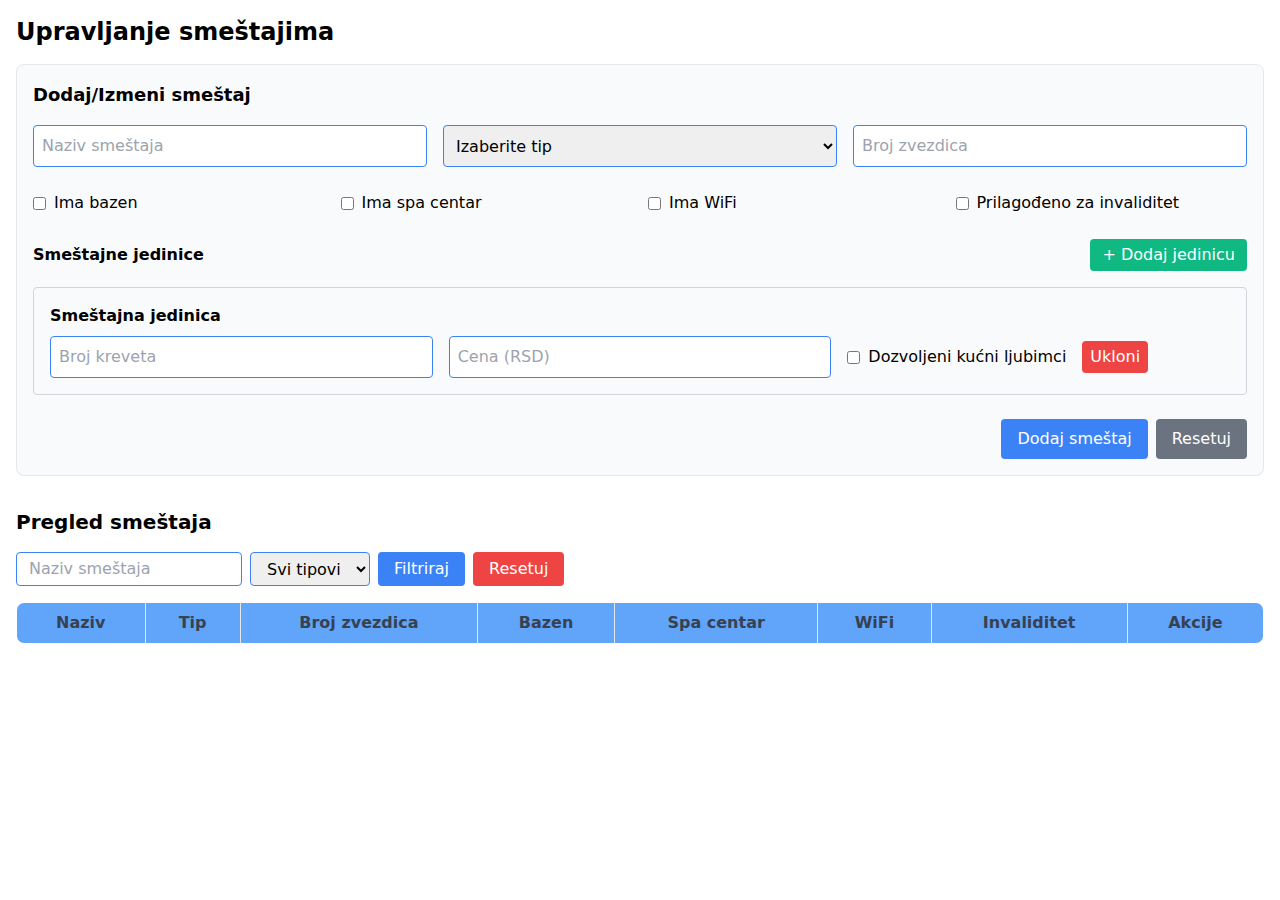
<file: web/Static/SmestajiTabela.html>
﻿<!DOCTYPE html>
<html lang="sr">

<head>
    <meta charset="UTF-8">
    <meta name="viewport" content="width=device-width, initial-scale=1.0">
    <link href="../Content/tailwind.css" rel="stylesheet">
    <script src="../Scripts/jquery-3.7.1.min.js"></script>
    <title>Upravljanje Smeštajima</title>
    <script>
        $(document).ready(function () {
            let trenutniSmestaj = null;

            // --- Funkcija za dodavanje nove smestajne jedinice u formu ---
            function dodajSmestajnuJedinicu(podaci = null) {
                const jedinicaId = podaci && podaci.Id ? podaci.Id : null;

                const jedinicaHtml = `
                            <div class="jedinica-container p-4 border border-gray-300 rounded mb-4" data-id="${jedinicaId || ''}">
                                <h3 class="text-md font-semibold mb-2">Smeštajna jedinica</h3>
                                <div class="grid grid-cols-1 md:grid-cols-3 gap-4">
                                    <input type="number" class="brojKreveta w-full border border-blue-500 p-2 rounded" placeholder="Broj kreveta" min="1" required value="${podaci ? podaci.BrojKreveta : ''}">
                                    <input type="number" class="cenaJedinice w-full border border-blue-500 p-2 rounded" placeholder="Cena (RSD)" min="0" step="0.01" required value="${podaci ? podaci.Cena : ''}">
                                    <div class="flex items-center">
                                        <input type="checkbox" class="kucniLjubimci mr-2" ${podaci && podaci.DozvoljenBoravakKucnimLjubimcima ? 'checked' : ''}>
                                        <label>Dozvoljeni kućni ljubimci</label>
                                        <button type="button" class="ukloniJedinicu ml-4 bg-red-500 text-white px-2 py-1 rounded hover:bg-red-600">Ukloni</button>
                                    </div>
                                </div>
                            </div>
                        `;
                $('#smestajneJediniceContainer').append(jedinicaHtml);

                // Event handler za uklanjanje jedinice
                $('#smestajneJediniceContainer .jedinica-container:last .ukloniJedinicu').on('click', function () {
                    const container = $(this).closest('.jedinica-container');
                    container.remove();
                });
            }

            // Dodaj prvu jedinicu pri otvaranju forme
            dodajSmestajnuJedinicu();

            // Dugme za dodavanje nove jedinice
            $('#dodajJedinicu').on('click', function () {
                dodajSmestajnuJedinicu();
            });

            // --- Funkcija za prikaz smestaja u tabeli ---
            function prikaziSmestaje(smestaji) {
                const tabelaTela = $('#tabelaSmestaja tbody');
                tabelaTela.empty();
                smestaji.forEach(smestaj => {
                    const red = $('<tr>');

                    const tipMapping = { 0: 'Hotel', 1: 'Motel', 2: 'Vila' };
                    const tipText = typeof smestaj.Tip === 'string' ? smestaj.Tip : (tipMapping[smestaj.Tip] || 'Nepoznato');

                    red.html(`
                                <td class="border px-4 py-2">${smestaj.Naziv}</td>
                                <td class="border px-4 py-2">${tipText}</td>
                                <td class="border px-4 py-2">${smestaj.BrojZvezdica}</td>
                                <td class="border px-4 py-2">${smestaj.ImaBazen ? 'Da' : 'Ne'}</td>
                                <td class="border px-4 py-2">${smestaj.ImaSpaCentar ? 'Da' : 'Ne'}</td>
                                <td class="border px-4 py-2">${smestaj.ImaWifi ? 'Da' : 'Ne'}</td>
                                <td class="border px-4 py-2">${smestaj.PrilagodjenoZaInvaliditet ? 'Da' : 'Ne'}</td>
                                <td class="border px-4 py-2">
                                    <button onclick="izmeniSmestaj(${smestaj.Id})" class="bg-yellow-500 text-white px-2 py-1 rounded hover:bg-yellow-600 mr-1">Izmeni</button>
                                    <button onclick="obrisiSmestaj(${smestaj.Id})" class="bg-red-500 text-white px-2 py-1 rounded hover:bg-red-600">Obriši</button>
                                </td>
                            `);
                    tabelaTela.append(red);
                });
            }

            // --- Dohvati sve smestaje ---
            function dobaviSveSmestaje() {
                $.ajax({
                    url: 'http://localhost:51858/api/smestaji/svi',
                    method: 'GET',
                    success: function (odgovor) {
                        if (odgovor && odgovor.data) {
                            prikaziSmestaje(odgovor.data);
                        }
                    },
                    error: function () {
                        alert('Greška pri dohvaćanju smeštaja!');
                    }
                });
            }

            // --- Globalne funkcije ---
            window.izmeniSmestaj = function (id) {
                $.ajax({
                    url: `http://localhost:51858/api/smestaji/get/${id}`,
                    method: 'GET',
                    success: function (odgovor) {
                        if (odgovor && odgovor.data) {
                            trenutniSmestaj = odgovor.data;

                            $('#nazivSmestaja').val(trenutniSmestaj.Naziv);
                            $('#tipSmestaja').val(typeof trenutniSmestaj.Tip === 'string'
                                ? { 'Hotel': 0, 'Motel': 1, 'Vila': 2 }[trenutniSmestaj.Tip]
                                : trenutniSmestaj.Tip);
                            $('#brojZvezdica').val(trenutniSmestaj.BrojZvezdica);
                            $('#imaBazen').prop('checked', trenutniSmestaj.ImaBazen);
                            $('#imaSpaCentar').prop('checked', trenutniSmestaj.ImaSpaCentar);
                            $('#imaWifi').prop('checked', trenutniSmestaj.ImaWifi);
                            $('#prilagodjenoZaInvaliditet').prop('checked', trenutniSmestaj.PrilagodjenoZaInvaliditet);

                            // Popuni jedinice
                            $('#smestajneJediniceContainer').empty();
                            if (trenutniSmestaj.SmestajneJedinice && trenutniSmestaj.SmestajneJedinice.length > 0) {
                                trenutniSmestaj.SmestajneJedinice.forEach(j => {
                                    dodajSmestajnuJedinicu(j);
                                });
                            } else {
                                dodajSmestajnuJedinicu();
                            }

                            $('#dugmeSmestaj').text('Ažuriraj smeštaj');
                        }
                    },
                    error: function () {
                        alert('Greška pri dohvaćanju smeštaja!');
                    }
                });
            };

            window.obrisiSmestaj = function (id) {
                if (confirm('Da li ste sigurni da želite da obrišete ovaj smeštaj?')) {
                    $.ajax({
                        url: `http://localhost:51858/api/smestaji/obrisi/${id}`,
                        method: 'DELETE',
                        success: function () {
                            alert('Smeštaj je uspešno obrisan!');
                            dobaviSveSmestaje();
                        },
                        error: function (xhr) {
                            const poruka = xhr.responseJSON ? xhr.responseJSON.message : 'Greška pri brisanju smeštaja!';
                            alert(poruka);
                        }
                    });
                }
            };

            // --- Dodavanje/Izmena smestaja ---
            $('#dodajSmestajForm').submit(function (event) {
                event.preventDefault();

                // Sakupi podatke o smestajnim jedinicama
                const jediniceData = [];
                $('#smestajneJediniceContainer .jedinica-container').each(function () {
                    const brojKreveta = parseInt($(this).find('.brojKreveta').val());
                    const cena = parseFloat($(this).find('.cenaJedinice').val());
                    const kucniLjubimci = $(this).find('.kucniLjubimci').is(':checked');
                    const idJedinice = $(this).data('id') || 0; // ako nema ID -> nova jedinica

                    if (brojKreveta && cena) {
                        jediniceData.push({
                            Id: idJedinice,
                            BrojKreveta: brojKreveta,
                            Cena: cena,
                            DozvoljenBoravakKucnimLjubimcima: kucniLjubimci
                        });
                    }
                });

                if (jediniceData.length === 0) {
                    $('#greskaSmestaj').text('Morate dodati najmanje jednu smeštajnu jedinicu!');
                    return;
                }

                const podaci = {
                    Naziv: $('#nazivSmestaja').val(),
                    Tip: parseInt($('#tipSmestaja').val()),
                    BrojZvezdica: parseInt($('#brojZvezdica').val()),
                    ImaBazen: $('#imaBazen').is(':checked'),
                    ImaSpaCentar: $('#imaSpaCentar').is(':checked'),
                    ImaWifi: $('#imaWifi').is(':checked'),
                    PrilagodjenoZaInvaliditet: $('#prilagodjenoZaInvaliditet').is(':checked'),
                    SmestajneJedinice: jediniceData
                };

                const url = trenutniSmestaj
                    ? `http://localhost:51858/api/smestaji/azuriraj/${trenutniSmestaj.Id}`
                    : 'http://localhost:51858/api/smestaji/dodaj';
                const metod = trenutniSmestaj ? 'PUT' : 'POST';

                $.ajax({
                    url: url,
                    type: metod,
                    contentType: 'application/json',
                    data: JSON.stringify(podaci),
                    success: function () {
                        alert(trenutniSmestaj ? 'Smeštaj je uspešno ažuriran!' : 'Smeštaj je uspešno dodat!');
                        dobaviSveSmestaje();
                        resetFormu();
                    },
                    error: function (xhr) {
                        const poruka = xhr.responseJSON ? xhr.responseJSON.message : 'Greška! Proverite podatke.';
                        $('#greskaSmestaj').text(poruka);
                    }
                });
            });

            // --- Funkcija za resetovanje forme ---
            function resetFormu() {
                $('#dodajSmestajForm')[0].reset();
                $('#greskaSmestaj').text('');
                trenutniSmestaj = null;
                $('#dugmeSmestaj').text('Dodaj smeštaj');
                $('#smestajneJediniceContainer').empty();
                dodajSmestajnuJedinicu();
            }

            $('#resetSmestajForm').on('click', function () {
                resetFormu();
            });

            // --- Filtri ---
            $('#dugmeFiltriranje').on('click', function () {
                const nazivFilter = $('#pretragaNaziva').val().trim().toLowerCase();
                const tipFilter = $('#filterTip').val();

                $('#tabelaSmestaja tbody tr').each(function () {
                    const naziv = $(this).find('td:nth-child(1)').text().toLowerCase();
                    const tip = $(this).find('td:nth-child(2)').text();
                    const prikazi = (!nazivFilter || naziv.includes(nazivFilter)) &&
                        (!tipFilter || tip === tipFilter);
                    $(this).toggle(prikazi);
                });
            });

            $('#dugmeResetovanje').on('click', function () {
                $('#pretragaNaziva, #filterTip').val('');
                $('#tabelaSmestaja tbody tr').show();
            });

            // Ucitaj sve smestaje na pocetku
            dobaviSveSmestaje();
        });
    </script>
</head>

<body class="p-4">

    <h1 class="text-2xl font-bold mb-4">Upravljanje smeštajima</h1>

    <!-- FORMA ZA DODAVANJE/IZMENU SMESTAJA -->
    <form id="dodajSmestajForm" class="p-4 border rounded-lg bg-gray-50 mb-8">
        <h2 class="text-lg font-semibold mb-4">Dodaj/Izmeni smeštaj</h2>

        <!-- Osnovni podaci o smstaju -->
        <div class="grid grid-cols-1 md:grid-cols-3 gap-4 mb-6">
            <input type="text" id="nazivSmestaja" placeholder="Naziv smeštaja" required
                   class="w-full border border-blue-500 p-2 rounded focus:outline-none focus:border-blue-600">

            <select id="tipSmestaja" required
                    class="w-full border border-blue-500 p-2 rounded focus:outline-none focus:border-blue-600">
                <option value="">Izaberite tip</option>
                <option value="0">Hotel</option>
                <option value="1">Motel</option>
                <option value="2">Vila</option>
            </select>

            <input type="number" id="brojZvezdica" placeholder="Broj zvezdica" min="1" max="5" required
                   class="w-full border border-blue-500 p-2 rounded focus:outline-none focus:border-blue-600">
        </div>

        <!-- Checkbox opcije -->
        <div class="grid grid-cols-2 md:grid-cols-4 gap-4 mb-6">
            <div class="flex items-center">
                <input type="checkbox" id="imaBazen" class="mr-2">
                <label for="imaBazen">Ima bazen</label>
            </div>

            <div class="flex items-center">
                <input type="checkbox" id="imaSpaCentar" class="mr-2">
                <label for="imaSpaCentar">Ima spa centar</label>
            </div>

            <div class="flex items-center">
                <input type="checkbox" id="imaWifi" class="mr-2">
                <label for="imaWifi">Ima WiFi</label>
            </div>

            <div class="flex items-center">
                <input type="checkbox" id="prilagodjenoZaInvaliditet" class="mr-2">
                <label for="prilagodjenoZaInvaliditet">Prilagođeno za invaliditet</label>
            </div>
        </div>

        <!-- Smestajne jedinice -->
        <div class="mb-6">
            <div class="flex justify-between items-center mb-4">
                <h3 class="text-md font-semibold">Smeštajne jedinice</h3>
                <button type="button" id="dodajJedinicu" class="bg-green-500 text-white px-3 py-1 rounded hover:bg-green-600">
                    + Dodaj jedinicu
                </button>
            </div>
            <div id="smestajneJediniceContainer">
                <!-- Dinamicki sadrzzaj za smesatajne jedinice -->
            </div>
        </div>

        <div class="flex justify-between items-center">
            <div class="text-red-500" id="greskaSmestaj"></div>
            <div class="flex gap-2">
                <button type="submit" id="dugmeSmestaj" class="bg-blue-500 text-white px-4 py-2 rounded hover:bg-blue-600">
                    Dodaj smeštaj
                </button>
                <button type="button" id="resetSmestajForm" class="bg-gray-500 text-white px-4 py-2 rounded hover:bg-gray-600">
                    Resetuj
                </button>
            </div>
        </div>
    </form>

    <h2 class="text-xl font-bold mb-4">Pregled smeštaja</h2>

    <!-- FILTER -->
    <div class="flex gap-2 mb-4">
        <input type="text" id="pretragaNaziva" placeholder="Naziv smeštaja"
               class="border border-blue-500 rounded px-3 py-1 focus:outline-none focus:border-blue-600">
        <select id="filterTip"
                class="border border-blue-500 rounded px-3 py-1 focus:outline-none focus:border-blue-600">
            <option value="">Svi tipovi</option>
            <option value="Hotel">Hotel</option>
            <option value="Motel">Motel</option>
            <option value="Vila">Vila</option>
        </select>
        <button id="dugmeFiltriranje"
                class="bg-blue-500 text-white px-4 py-1 rounded hover:bg-blue-600">
            Filtriraj
        </button>
        <button id="dugmeResetovanje"
                class="bg-red-500 text-white px-4 py-1 rounded hover:bg-red-600">
            Resetuj
        </button>
    </div>

    <!-- TABELA SMESTAJA -->
    <table id="tabelaSmestaja" class="w-full text-center border-collapse border border-gray-400 rounded-lg overflow-hidden">
        <thead class="bg-blue-400 text-gray-700">
            <tr>
                <th class="border px-4 py-2">Naziv</th>
                <th class="border px-4 py-2">Tip</th>
                <th class="border px-4 py-2">Broj zvezdica</th>
                <th class="border px-4 py-2">Bazen</th>
                <th class="border px-4 py-2">Spa centar</th>
                <th class="border px-4 py-2">WiFi</th>
                <th class="border px-4 py-2">Invaliditet</th>
                <th class="border px-4 py-2">Akcije</th>
            </tr>
        </thead>
        <tbody>
            <!-- Dinamicki podaci -->
        </tbody>
    </table>

</body>

</html>
</file>
